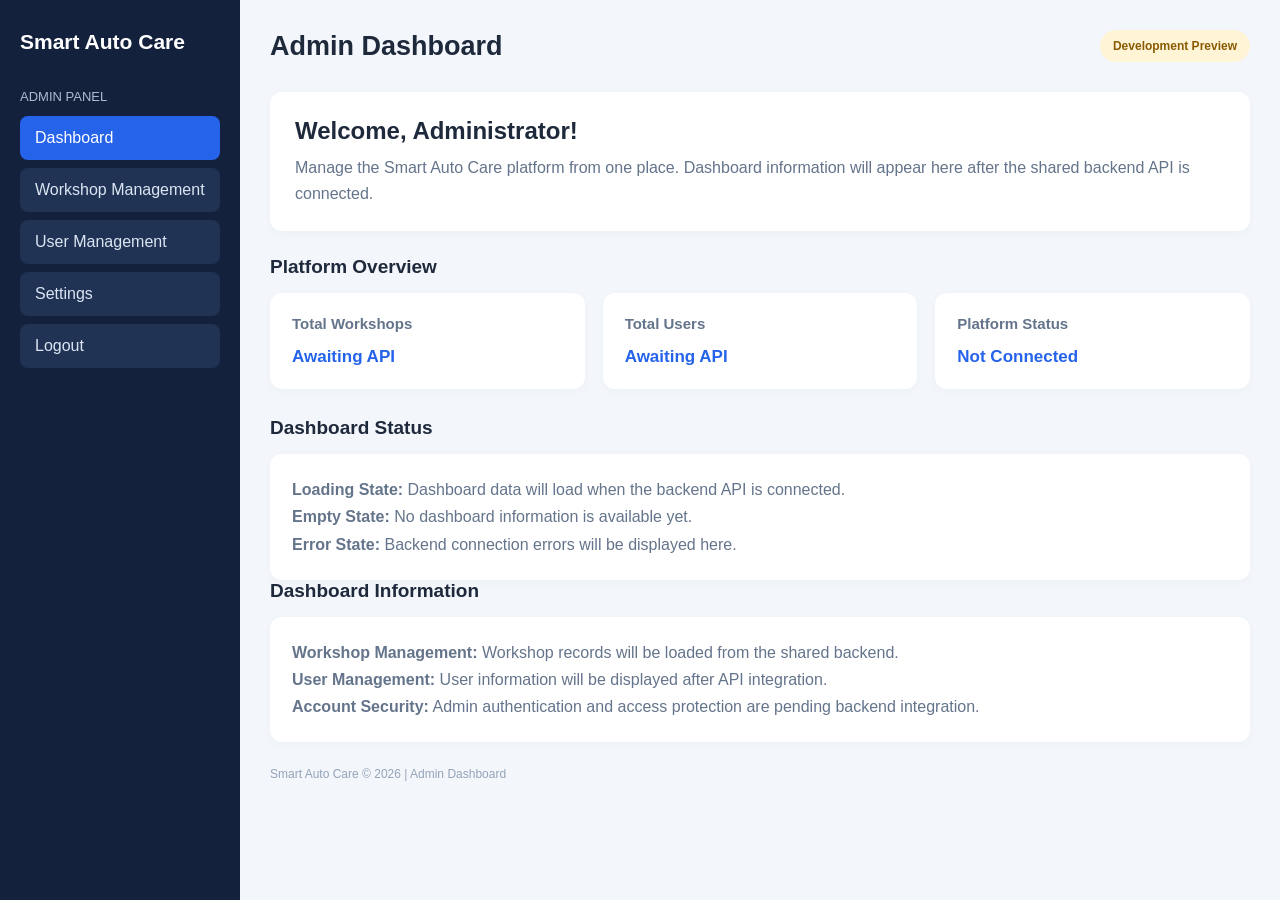
<file: web/templates/admin/dashboard.html>
<!DOCTYPE html>
<html lang="en">
<head>
    <meta charset="UTF-8">
    <meta name="viewport" content="width=device-width, initial-scale=1.0">
    <title>Admin Dashboard | Smart Auto Care</title>

    <style>
        * {
            box-sizing: border-box;
            margin: 0;
            padding: 0;
            font-family: Arial, sans-serif;
        }

        body {
            background: #f3f6fb;
            color: #1e293b;
        }

        .layout {
            display: flex;
            min-height: 100vh;
        }

        .sidebar {
            width: 240px;
            background: #14213d;
            color: white;
            padding: 30px 20px;
        }

        .sidebar h2 {
            font-size: 21px;
            margin-bottom: 35px;
        }

        .sidebar p {
            color: #aebbd0;
            font-size: 13px;
            margin-bottom: 12px;
        }

        .nav-item {
            display: block;
            padding: 13px 15px;
            margin-bottom: 8px;
            border-radius: 8px;
            color: #dce5f3;
            text-decoration: none;
            background: #203354;
        }

        .nav-item.active {
            background: #2563eb;
            color: white;
        }

        .main {
            flex: 1;
            padding: 30px;
            min-width: 0;
        }

        .topbar {
            display: flex;
            justify-content: space-between;
            align-items: center;
            gap: 15px;
            flex-wrap: wrap;
            margin-bottom: 30px;
        }

        .topbar h1 {
            font-size: 27px;
        }

        .status {
            background: #fff4d6;
            color: #8a5a00;
            padding: 9px 13px;
            border-radius: 20px;
            font-size: 12px;
            font-weight: bold;
        }

        .welcome {
            background: white;
            padding: 25px;
            border-radius: 12px;
            margin-bottom: 25px;
            box-shadow: 0 2px 10px #00000008;
        }

        .welcome h2 {
            margin-bottom: 10px;
        }

        .welcome p {
            color: #64748b;
            line-height: 1.6;
        }

        .section-title {
            margin-bottom: 15px;
            font-size: 19px;
        }

        .cards {
            display: grid;
            grid-template-columns: repeat(3, minmax(0, 1fr));
            gap: 18px;
            margin-bottom: 28px;
        }

        .card {
            background: white;
            padding: 22px;
            border-radius: 12px;
            box-shadow: 0 2px 10px #00000008;
        }

        .card h3 {
            font-size: 15px;
            color: #64748b;
            margin-bottom: 15px;
        }

        .card strong {
            font-size: 17px;
            color: #2563eb;
        }

        .panel {
            background: white;
            padding: 22px;
            border-radius: 12px;
            box-shadow: 0 2px 10px #00000008;
        }

        .panel p {
            color: #64748b;
            line-height: 1.7;
        }

        .footer {
            margin-top: 25px;
            color: #94a3b8;
            font-size: 12px;
        }

        @media (max-width: 800px) {
            .layout {
                flex-direction: column;
            }

            .sidebar {
                width: 100%;
            }

            .cards {
                grid-template-columns: 1fr;
            }

            .main {
                padding: 20px;
            }
        }
    </style>
</head>

<body>
    <div class="layout">

        <aside class="sidebar">
            <h2>Smart Auto Care</h2>

            <p>ADMIN PANEL</p>

            <a href="#" class="nav-item active">Dashboard</a>
            <a href="#" class="nav-item">Workshop Management</a>
            <a href="#" class="nav-item">User Management</a>
            <a href="#" class="nav-item">Settings</a>
            <a href="#" class="nav-item">Logout</a>
        </aside>

        <main class="main">

            <header class="topbar">
                <h1>Admin Dashboard</h1>
                <span class="status">Development Preview</span>
            </header>

            <section class="welcome">
                <h2>Welcome, Administrator!</h2>
                <p>
                    Manage the Smart Auto Care platform from one place.
                    Dashboard information will appear here after the
                    shared backend API is connected.
                </p>
            </section>

            <h2 class="section-title">Platform Overview</h2>

            <section class="cards">
                <div class="card">
                    <h3>Total Workshops</h3>
                    <strong>Awaiting API</strong>
                </div>

                <div class="card">
                    <h3>Total Users</h3>
                    <strong>Awaiting API</strong>
                </div>

                <div class="card">
                    <h3>Platform Status</h3>
                    <strong>Not Connected</strong>
                </div>
            </section>

<h2 class="section-title">Dashboard Status</h2>

<section class="panel">
    <p>
        <strong>Loading State:</strong>
        Dashboard data will load when the backend API is connected.
    </p>

    <p>
        <strong>Empty State:</strong>
        No dashboard information is available yet.
    </p>

    <p>
        <strong>Error State:</strong>
        Backend connection errors will be displayed here.
    </p>
</section>
            <h2 class="section-title">Dashboard Information</h2>

            <section class="panel">
                <p>
                    <strong>Workshop Management:</strong>
                    Workshop records will be loaded from the shared backend.
                </p>

                <p>
                    <strong>User Management:</strong>
                    User information will be displayed after API integration.
                </p>

                <p>
                    <strong>Account Security:</strong>
                    Admin authentication and access protection are pending
                    backend integration.
                </p>
            </section>

            <p class="footer">
                Smart Auto Care &copy; 2026 | Admin Dashboard
            </p>

        </main>
    </div>
</body>
</html>
</file>
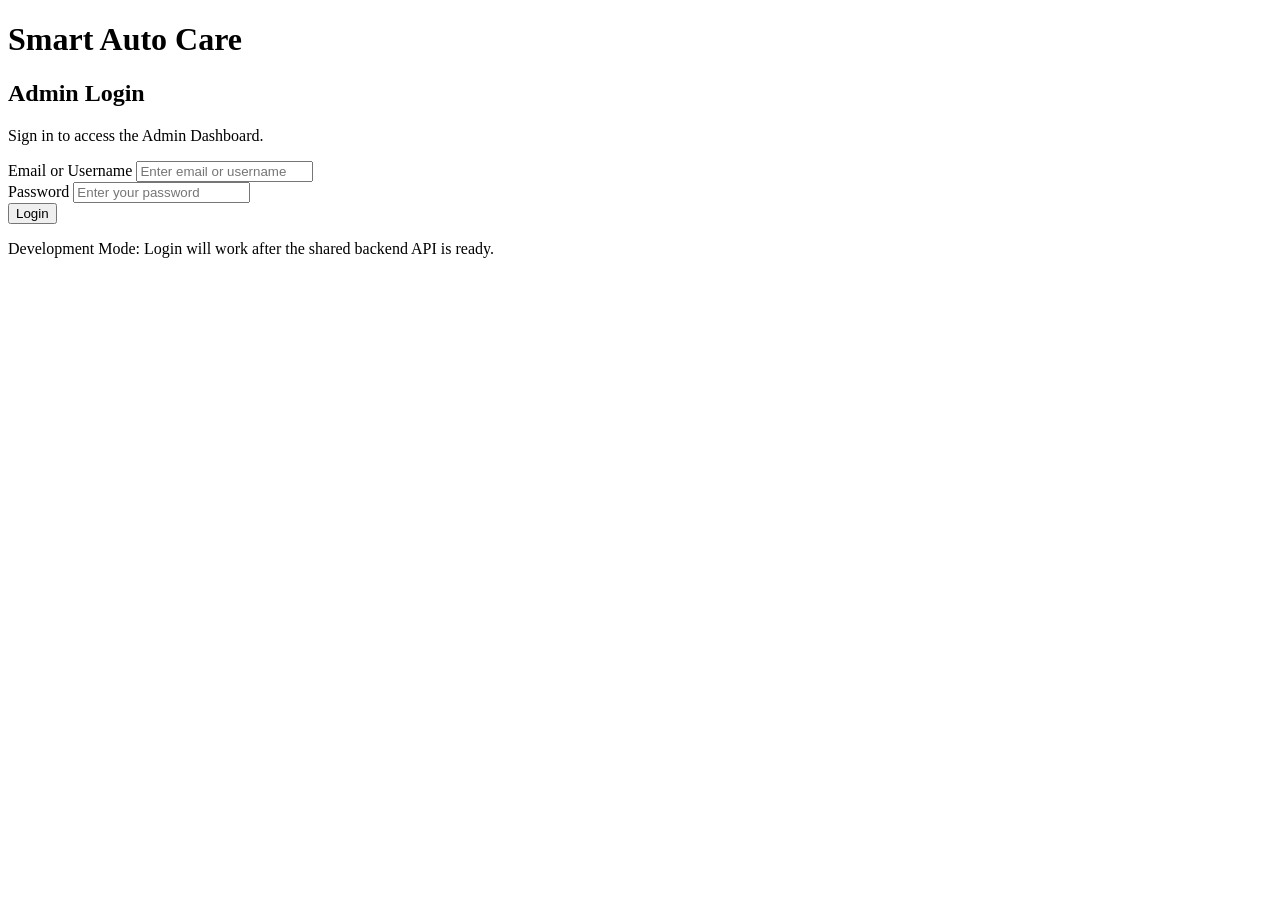
<file: web/templates/website/admin_login.html>
<!DOCTYPE html>
<html lang="en">
<head>
    <meta charset="UTF-8">
    <meta name="viewport" content="width=device-width, initial-scale=1.0">
    <title>Admin Login | Smart Auto Care</title>
</head>
<body>
    <main>
        <h1>Smart Auto Care</h1>
        <h2>Admin Login</h2>
        <p>Sign in to access the Admin Dashboard.</p>

        <form id="admin-login-form">
            <div>
                <label for="username">Email or Username</label>
                <input
                    type="text"
                    id="username"
                    name="username"
                    placeholder="Enter email or username"
                    required
                >
            </div>

            <div>
                <label for="password">Password</label>
                <input
                    type="password"
                    id="password"
                    name="password"
                    placeholder="Enter your password"
                    required
                >
            </div>

           <button type="submit" id="login-button" aria-live="polite">
                Login
           </button>
        </form>

        <p id="login-message" role="status" aria-live="polite">
    Development Mode: Login will work after the shared backend API is ready.
</p>
    </main>
<script>
    const form = document.getElementById("admin-login-form");
    const message = document.getElementById("login-message");
    const button = document.getElementById("login-button");

    form.addEventListener("submit", function(event) {
        event.preventDefault();

        if (!form.reportValidity()) {
            return;
        }

        // Development mode: no real API request is made.
        button.disabled = true;
        button.textContent = "Loading...";
        message.textContent = "Please wait. Preparing login...";
        message.setAttribute("aria-live", "polite");

        setTimeout(function() {
            button.disabled = false;
            button.textContent = "Login";

            message.textContent =
                "Unable to complete login. The shared backend API is not connected yet.";

        }, 1000);
    });
</script>
</body>
</html>
</file>
